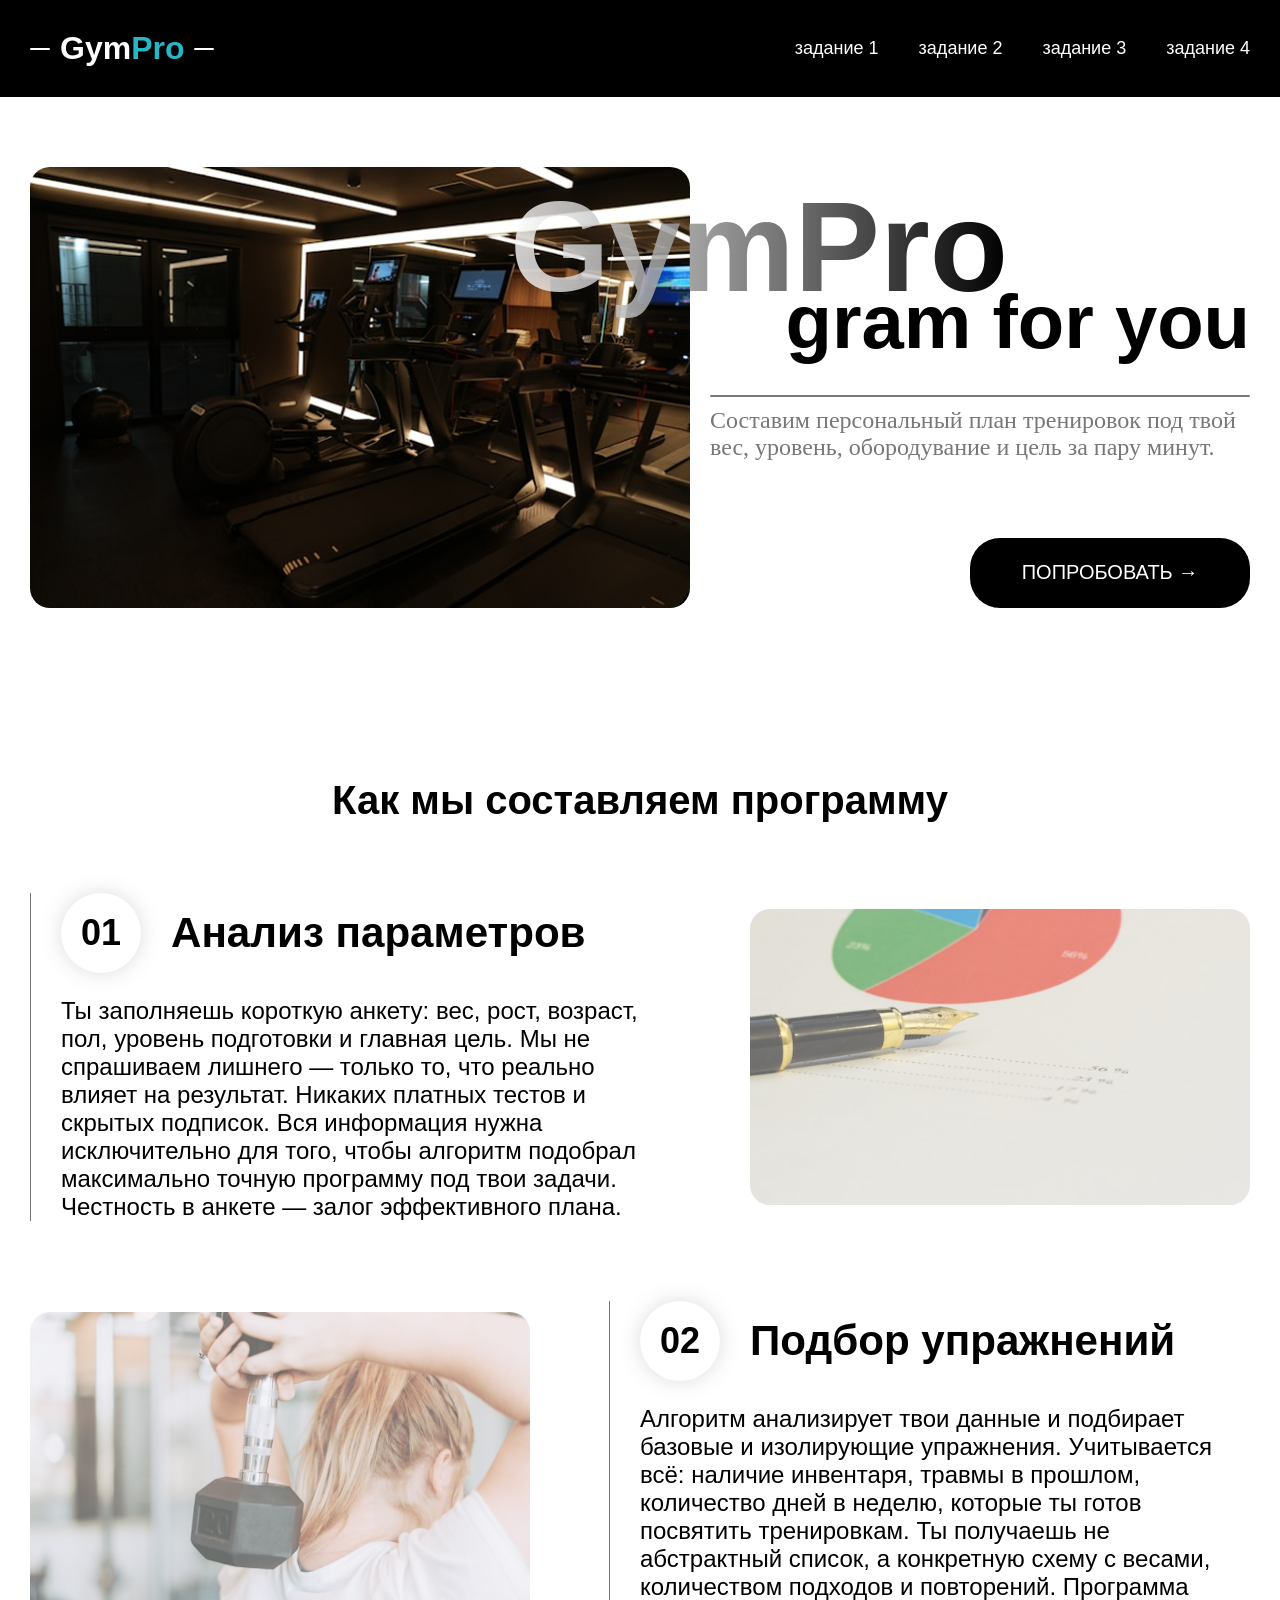
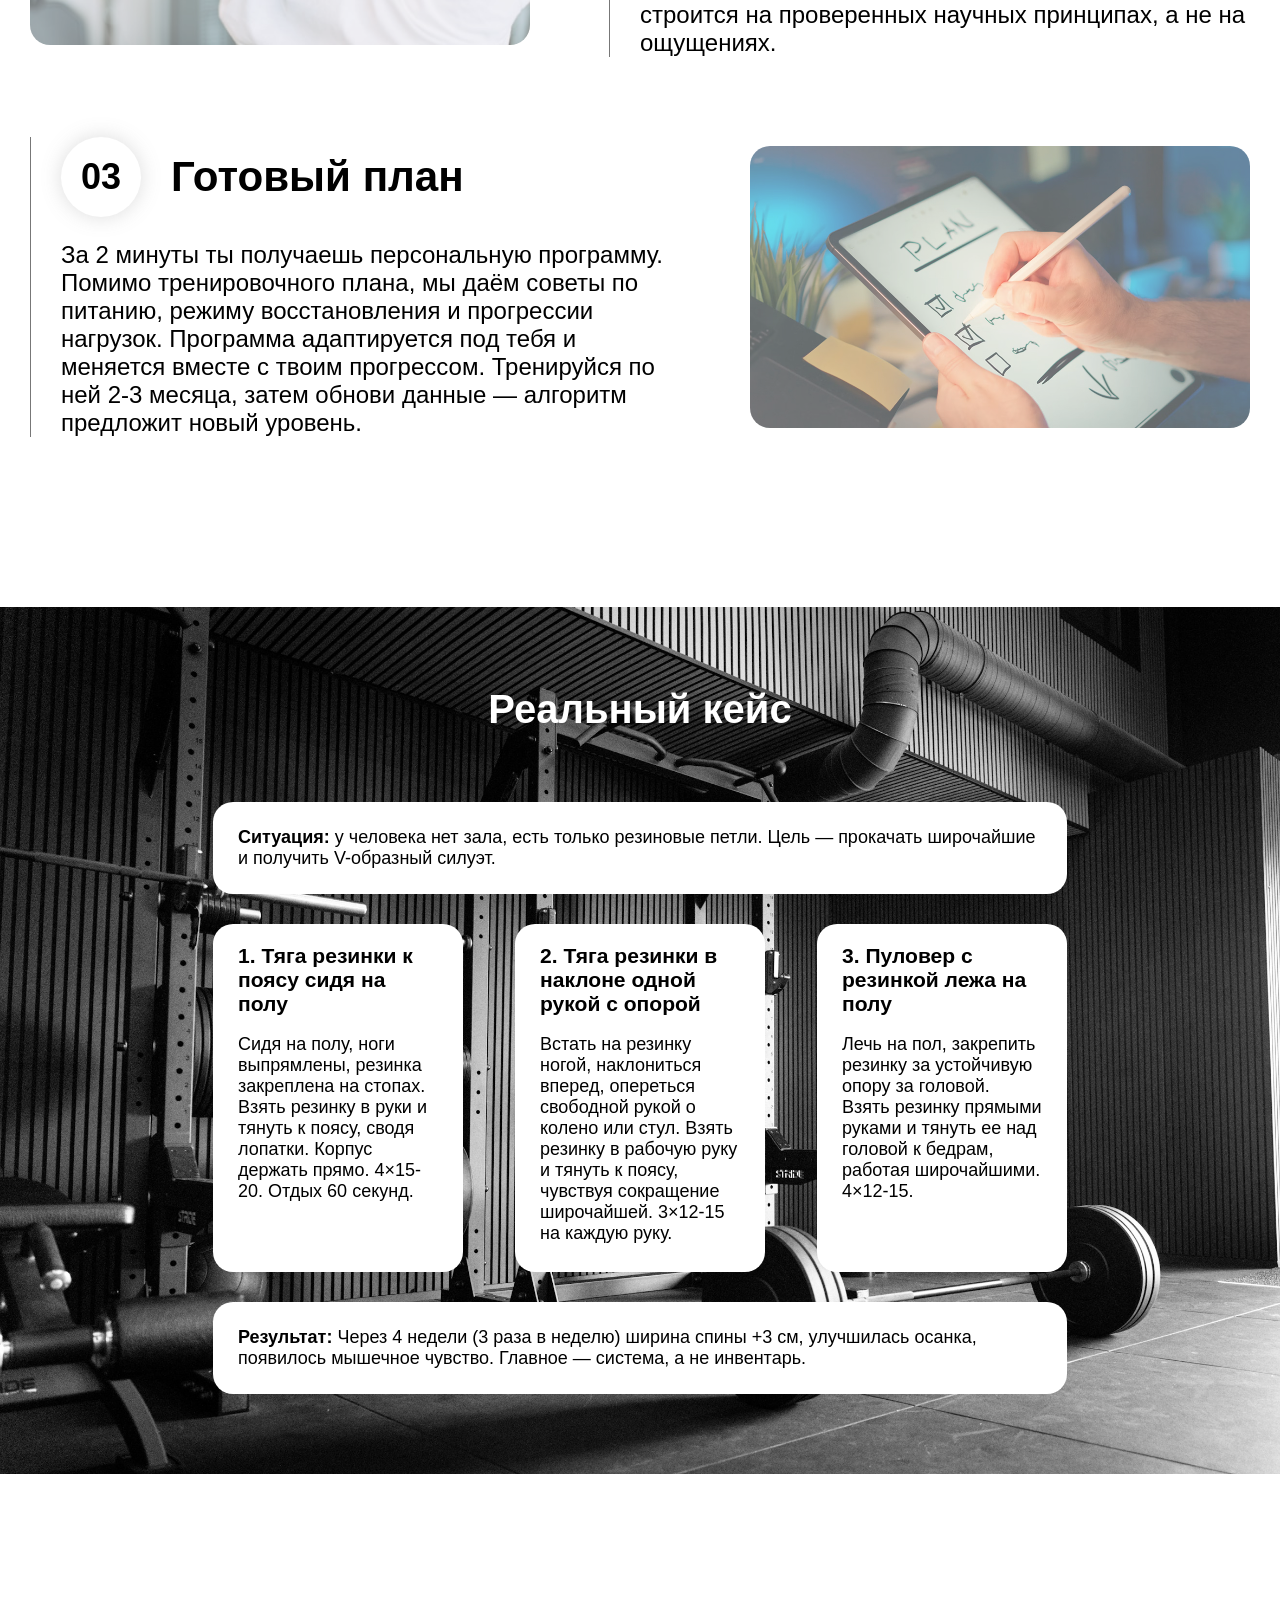
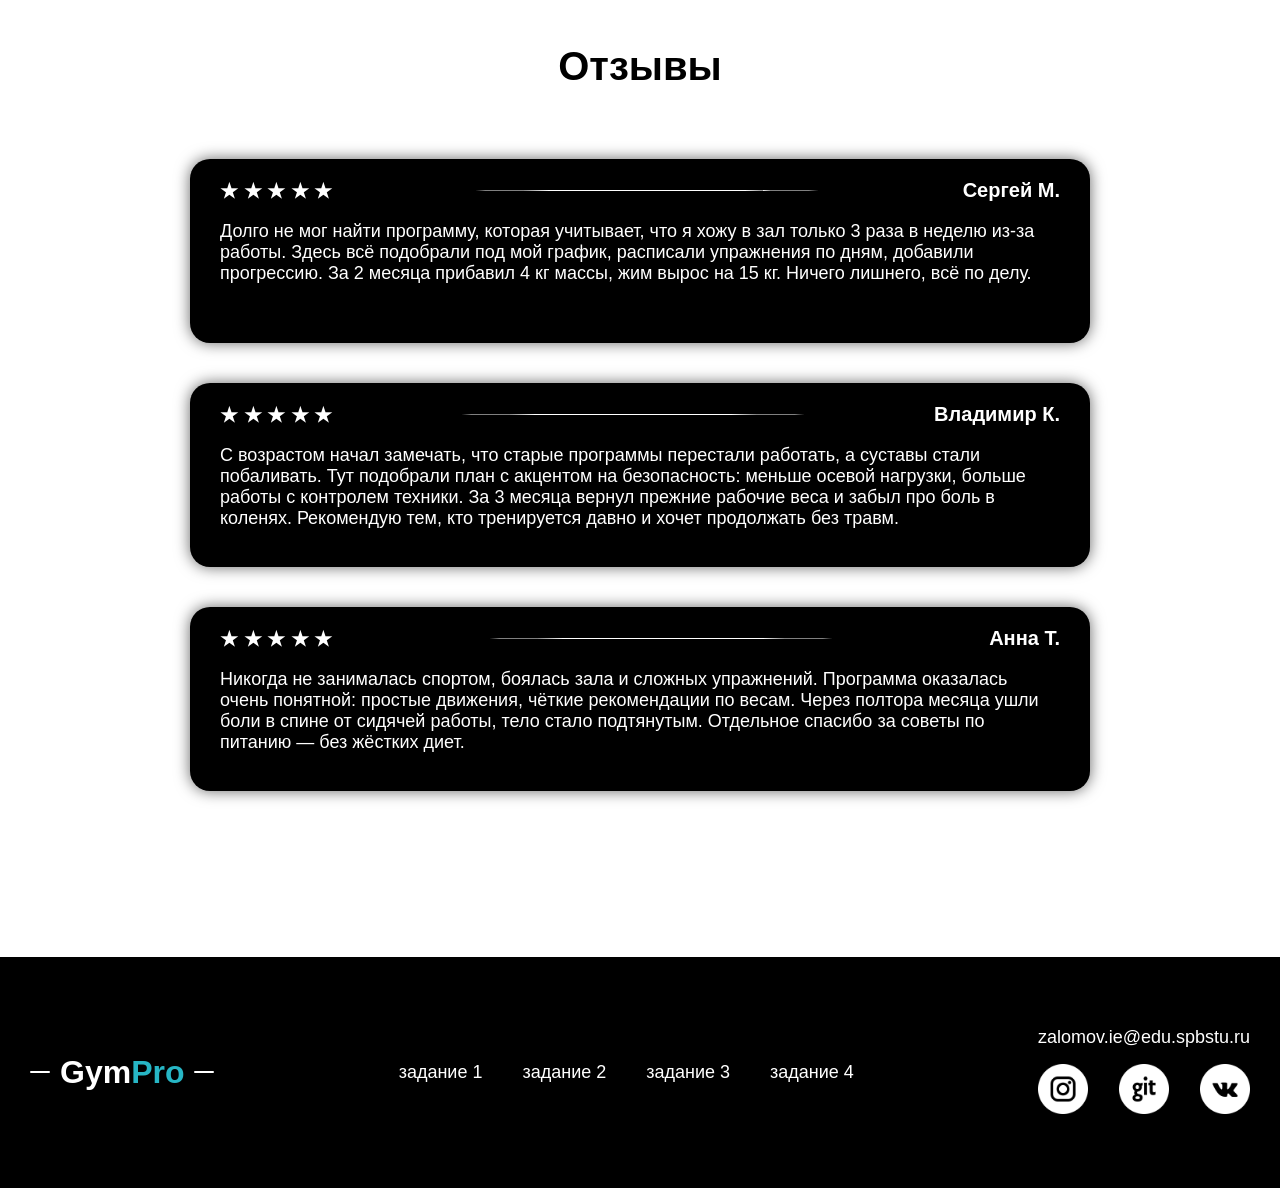
<file: index.html>
<!DOCTYPE html>
<html lang="ru">
<head>
    <meta charset="UTF-8">
    <meta name="viewport" content="width=device-width, initial-scale=1.0">
    <link rel="stylesheet" href="styles/style.css">
    <link rel="stylesheet" href="styles/template.css">
    <link rel="stylesheet" href="styles/media.css">
    <script src="scripts/burger.js" defer></script>
    <title>GymPro</title>
</head>
<body>
    <header class="header">
        <div class="header-content container">
            <a class="logo" href="">
                <span class="logo-text">Gym<span>Pro</span></span>
            </a>
            <button class="nav__burger" id="nav__burger__btn">
                <div class="nav__burger__line"></div>
                <div class="nav__burger__line"></div>
                <div class="nav__burger__line"></div>
            </button>
            <div id="nav__burger__background"></div>
            <nav class="nav" id="nav__burger">
                <div class="nav__title__menu">
                    <span>Menu</span>
                    <button id="nav__burger__close">&times;</button>
                </div>
                <a href="pages/task1/index.html" class="nav__link">задание 1 <span class="nav__link__arrow">&rarr;</span></a>
                <a href="pages/task2/index.html" class="nav__link">задание 2 <span class="nav__link__arrow">&rarr;</span></a>
                <a href="pages/task3/index.html" class="nav__link">задание 3 <span class="nav__link__arrow">&rarr;</span></a>
                <a href="pages/task4/index.html" class="nav__link">задание 4 <span class="nav__link__arrow">&rarr;</span></a>
            </nav>
        </div>
    </header>

    <main>

        <section class="hero-section">
            <div class="hero-section__wrapper container">
                <img src="images/top-gym-image.png" alt="image" class="hero-section__image-content">
                <div class="hero-section__text-content">
                    <div class="hero-section__logo">GymPro</div>
                    <div class="hero-section__slogan">gram for you</div>
                    <div class="hero-section__line"></div>
                    <div class="hero-section__desc">
                        Составим персональный план тренировок под твой вес, уровень, обородувание и цель за пару минут.
                    </div>
                    <button class="hero-section__btn">
                        попробовать &rarr;
                    </button>
                </div>
            </div>
        </section>

        <section class="algorithm container">
            <h2 class="section__title">Как мы составляем программу</h2>
            <ul class="algorithm__steps">
                <li>
                    <div class="algorithm__steps_content">
                        <div class="algorithm__steps__subtitle">
                            <div class="algorithm__steps__subtitle__number">01</div>
                            <h3>Анализ параметров</h3>
                        </div>
                        <p>
                            Ты заполняешь короткую анкету: вес, рост, возраст, пол, уровень подготовки и главная цель. Мы не спрашиваем лишнего — только то, что реально влияет на результат. Никаких платных тестов и скрытых подписок. Вся информация нужна исключительно для того, чтобы алгоритм подобрал максимально точную программу под твои задачи. Честность в анкете — залог эффективного плана.
                        </p>
                    </div>
                    <img src="images/diagram.jpg" alt="diagram">
                </li>
                <li>
                    <img src="images/select-exercises.jpg" alt="diagram">
                    <div class="algorithm__steps_content">
                        <div class="algorithm__steps__subtitle">
                            <div class="algorithm__steps__subtitle__number">02</div>
                            <h3>Подбор упражнений</h3>
                        </div>
                        <p>
                            Алгоритм анализирует твои данные и подбирает базовые и изолирующие упражнения. Учитывается всё: наличие инвентаря, травмы в прошлом, количество дней в неделю, которые ты готов посвятить тренировкам. Ты получаешь не абстрактный список, а конкретную схему с весами, количеством подходов и повторений. Программа строится на проверенных научных принципах, а не на ощущениях.
                        </p>
                    </div>
                </li>
                <li>
                    <div class="algorithm__steps_content">
                        <div class="algorithm__steps__subtitle">
                            <div class="algorithm__steps__subtitle__number">03</div>
                            <h3>Готовый план</h3>
                        </div>
                        <p>
                            За 2 минуты ты получаешь персональную программу. Помимо тренировочного плана, мы даём советы по питанию, режиму восстановления и прогрессии нагрузок. Программа адаптируется под тебя и меняется вместе с твоим прогрессом. Тренируйся по ней 2-3 месяца, затем обнови данные — алгоритм предложит новый уровень.
                        </p>
                    </div>
                    <img src="images/result.jpg" alt="diagram">
                </li>
            </ul>
        </section>

        <section class="case">
            <h2 class="section__title section__title--white">Реальный кейс</h2>
            <div class="container case__content">
                <div class="case__content__context">
                    <span>Ситуация:</span> у человека нет зала, есть только резиновые петли. Цель — прокачать широчайшие и получить V-образный силуэт.
                </div>
                <ul class="case__content__exercises">
                    <li>
                        <h3>
                            1. Тяга резинки к поясу сидя на полу
                        </h3>
                        <p>
                            Сидя на полу, ноги выпрямлены, резинка закреплена на стопах. Взять резинку в руки и тянуть к поясу, сводя лопатки. Корпус держать прямо. 4×15-20. Отдых 60 секунд.
                        </p>
                    </li>
                    <li>
                        <h3>
                            2. Тяга резинки в наклоне одной рукой с опорой
                        </h3>
                        <p>
                            Встать на резинку ногой, наклониться вперед, опереться свободной рукой о колено или стул. Взять резинку в рабочую руку и тянуть к поясу, чувствуя сокращение широчайшей. 3×12-15 на каждую руку.
                        </p>
                    </li>
                    <li>
                        <h3>
                            3. Пуловер с резинкой лежа на полу
                        </h3>
                        <p>
                            Лечь на пол, закрепить резинку за устойчивую опору за головой. Взять резинку прямыми руками и тянуть ее над головой к бедрам, работая широчайшими. 4×12-15.
                        </p>
                    </li>
                </ul>
                <div class="case__content__context">
                    <span>Результат:</span> Через 4 недели (3 раза в неделю) ширина спины +3 см, улучшилась осанка, появилось мышечное чувство. Главное — система, а не инвентарь.
                </div>
            </div>
        </section>

        <section class="reviews container">
            <h2 class="section__title">Отзывы</h2>
            <ul>
                <li>
                    <div class="reviews__title">
                        <span>★ ★ ★ ★ ★</span>
                        <div class="reviews__title__line"></div>
                        <h3>Сергей М.</h3>
                    </div>
                    <p>
                        Долго не мог найти программу, которая учитывает, что я хожу в зал только 3 раза в неделю из-за работы. Здесь всё подобрали под мой график, расписали упражнения по дням, добавили прогрессию. За 2 месяца прибавил 4 кг массы, жим вырос на 15 кг. Ничего лишнего, всё по делу.
                    </p>
                </li>
                <li>
                    <div class="reviews__title">
                        <span>★ ★ ★ ★ ★</span>
                        <div class="reviews__title__line"></div>
                        <h3>Владимир К.</h3>
                    </div>
                    <p>
                        С возрастом начал замечать, что старые программы перестали работать, а суставы стали побаливать. Тут подобрали план с акцентом на безопасность: меньше осевой нагрузки, больше работы с контролем техники. За 3 месяца вернул прежние рабочие веса и забыл про боль в коленях. Рекомендую тем, кто тренируется давно и хочет продолжать без травм.
                    </p>
                </li>
                <li>
                    <div class="reviews__title">
                        <span>★ ★ ★ ★ ★</span>
                        <div class="reviews__title__line"></div>
                        <h3>Анна Т.</h3>
                    </div>
                    <p>
                        Никогда не занималась спортом, боялась зала и сложных упражнений. Программа оказалась очень понятной: простые движения, чёткие рекомендации по весам. Через полтора месяца ушли боли в спине от сидячей работы, тело стало подтянутым. Отдельное спасибо за советы по питанию — без жёстких диет.
                    </p>
                </li>
            </ul>
        </section>

    </main>

    <footer class="footer">
        <div class="footer__content container">
            <div class="logo">
                <span class="logo-text">Gym<span>Pro</span></span>
            </div>
            <nav class="nav">
                <a href="pages/task1/index.html" class="nav__link">задание 1</a>
                <a href="pages/task2/index.html" class="nav__link">задание 2</a>
                <a href="#" class="nav__link">задание 3</a>
                <a href="#" class="nav__link">задание 4</a>
            </nav>
            <div class="footer__contacts">
                <div class="footer__contacts__mail">zalomov.ie@edu.spbstu.ru</div>
                <ul class="footer__contacts__socials">
                    <li><img src="images/inst.png" alt="inst"></li>
                    <li><img src="images/git.png" alt="git"></li>
                    <li><img src="images//vk.png" alt="vk"></li>
                </ul>
            </div>
        </div>
    </footer>
</div>
</body>
</html>
</file>
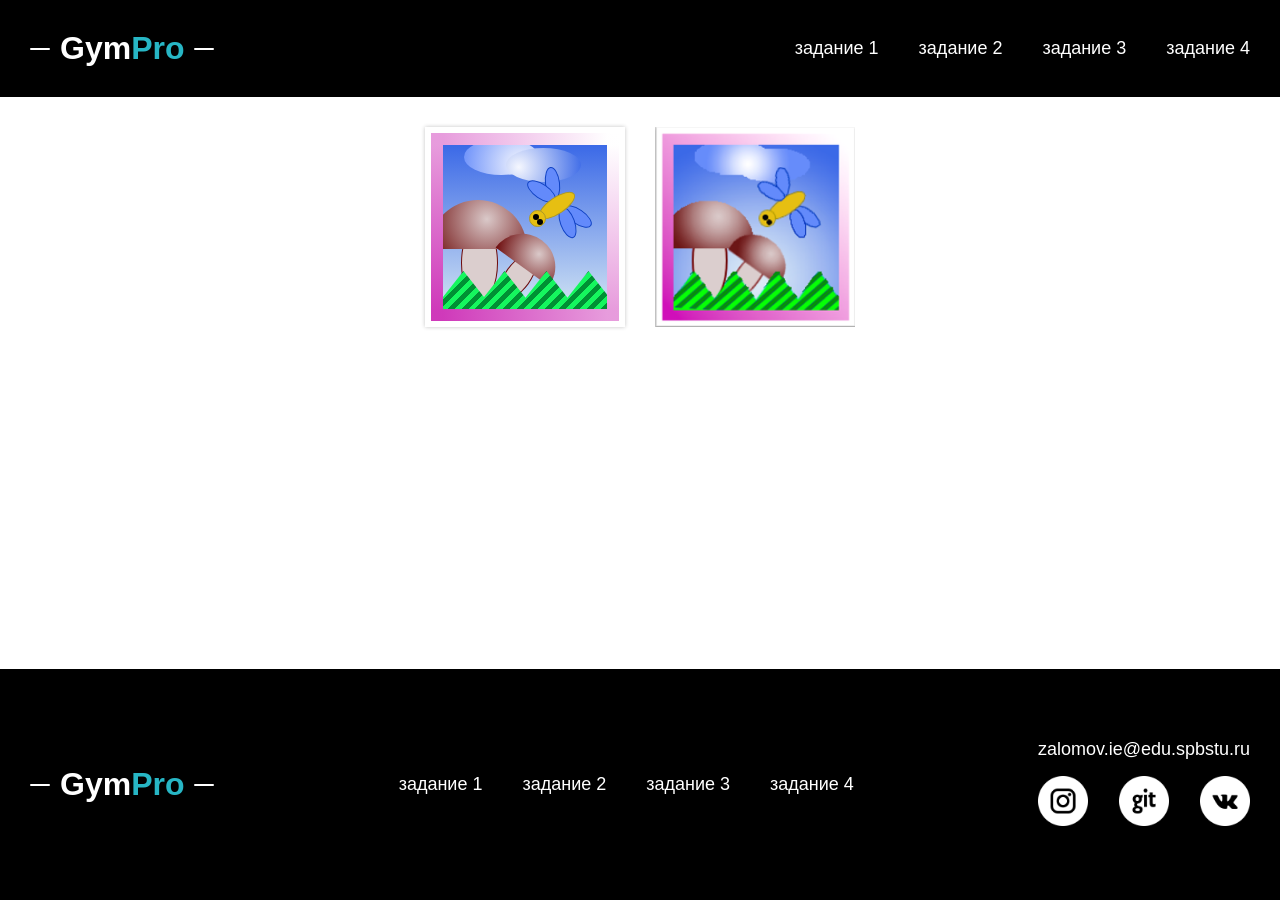
<file: pages/task1/index.html>
<!DOCTYPE html>
<html lang="en">
<head>
    <meta charset="UTF-8">
    <meta name="viewport" content="width=device-width, initial-scale=1.0">
    <link rel="stylesheet" href="style.css">
    <link rel="stylesheet" href="../../styles/template.css">
    <link rel="stylesheet" href="../../styles/template.css">
    <link rel="stylesheet" href="../../styles/media.css">
    <script src="../../scripts/burger.js" defer></script>
    <title>Pic</title>
</head>
<body>
    <header class="header">
        <div class="header-content container">
            <a class="logo" href="../../index.html">
                <span class="logo-text">Gym<span>Pro</span></span>
            </a>
            <button class="nav__burger" id="nav__burger__btn">
                <div class="nav__burger__line"></div>
                <div class="nav__burger__line"></div>
                <div class="nav__burger__line"></div>
            </button>
            <div id="nav__burger__background"></div>
            <nav class="nav" id="nav__burger">
                <div class="nav__title__menu">
                    <span>Menu</span>
                    <button id="nav__burger__close">&times;</button>
                </div>
                <a href="" class="nav__link">задание 1 <span class="nav__link__arrow">&rarr;</span></a>
                <a href="../task2/index.html" class="nav__link">задание 2 <span class="nav__link__arrow">&rarr;</span></a>
                <a href="../task3/index.html" class="nav__link">задание 3 <span class="nav__link__arrow">&rarr;</span></a>
                <a href="../task4/index.html" class="nav__link">задание 4 <span class="nav__link__arrow">&rarr;</span></a>
            </nav>
        </div>
    </header>

    <main>

        <section class="picture__section container">
            <div class="picture">
                <div class="picture__border">
                    <div class="picture__cloud__top"></div>
                    <div class="picture__cloud__bottom"></div>
                    
                    <div class="picture__dragonfly">
                        <div class="picture__dragonfly__body"></div>
                        <div class="picture__dragonfly__header">
                            <div class="picture__dragonfly__header__eye picture__dragonfly__header__eye--left"></div>
                            <div class="picture__dragonfly__header__eye picture__dragonfly__header__eye--right"></div>
                        </div>
                        <div class="picture__dragonfly__stole picture__dragonfly__stole--top--left"></div>
                        <div class="picture__dragonfly__stole picture__dragonfly__stole--bottom--left"></div>
                        <div class="picture__dragonfly__stole picture__dragonfly__stole--top--right"></div>
                        <div class="picture__dragonfly__stole picture__dragonfly__stole--bottom--right"></div>
                    </div>

                    <div class="picture__mushroom picture__mushroom--big">
                        <div class="picture__mushroom__cap picture__mushroom__cap--big"></div>
                        <div class="picture__mushroom__stulk picture__mushroom__stulk--big"></div>
                    </div>

                    <div class="picture__mushroom picture__mushroom--small">
                        <div class="picture__mushroom__cap picture__mushroom__cap--small"></div>
                        <div class="picture__mushroom__stulk picture__mushroom__stulk--small"></div>
                    </div>

                    <ul class="picture__bottom__triangles">
                        <li class="picture__bottom__triangles__triangle"></li>
                        <li class="picture__bottom__triangles__triangle"></li>
                        <li class="picture__bottom__triangles__triangle"></li>
                        <li class="picture__bottom__triangles__triangle"></li>
                    </ul>
                </div>
            </div>

            <div class="example"></div>
        </section>

    </main>

    <footer class="footer">
        <div class="footer__content container">
            <div class="logo">
                <span class="logo-text">Gym<span>Pro</span></span>
            </div>
            <nav class="nav">
                <a href="" class="nav__link">задание 1</a>
                <a href="../task2/index.html" class="nav__link">задание 2</a>
                <a href="#" class="nav__link">задание 3</a>
                <a href="#" class="nav__link">задание 4</a>
            </nav>
            <div class="footer__contacts">
                <div class="footer__contacts__mail">zalomov.ie@edu.spbstu.ru</div>
                <ul class="footer__contacts__socials">
                    <li><img src="../../images/inst.png" alt="inst"></li>
                    <li><img src="../../images/git.png" alt="git"></li>
                    <li><img src="../../images//vk.png" alt="vk"></li>
                </ul>
            </div>
        </div>
    </footer>

</body>
</html>
</file>
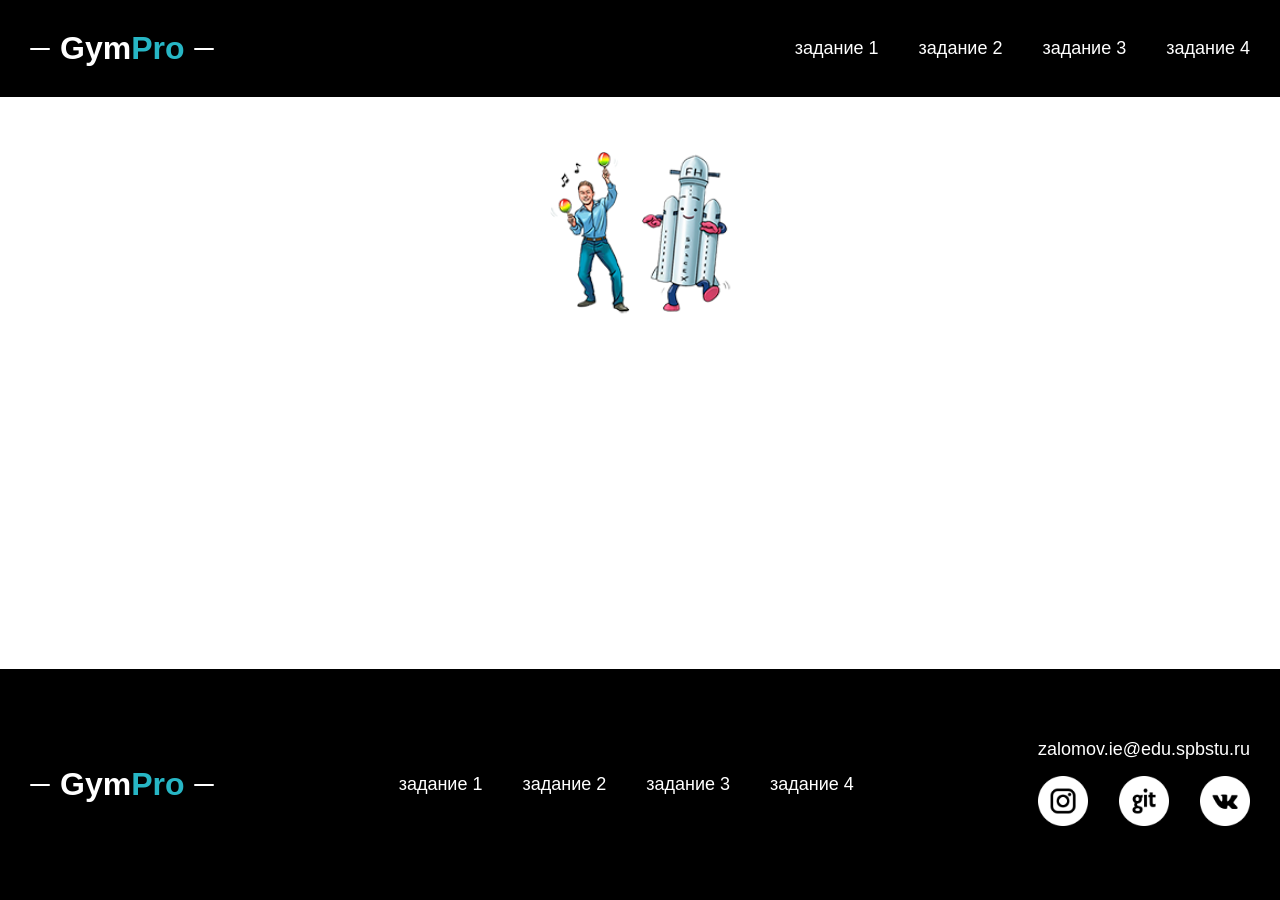
<file: pages/task2/index.html>
<!DOCTYPE html>
<html lang="en">
<head>
    <meta charset="UTF-8">
    <meta name="viewport" content="width=device-width, initial-scale=1.0">
    <link rel="stylesheet" href="style.css">
    <link rel="stylesheet" href="../../styles/template.css">
    <link rel="stylesheet" href="../../styles/template.css">
    <link rel="stylesheet" href="../../styles/media.css">
    <script src="../../scripts/burger.js" defer></script>
    <title>Pic</title>
</head>
<body>
    <header class="header">
        <div class="header-content container">
            <a class="logo" href="../../index.html">
                <span class="logo-text">Gym<span>Pro</span></span>
            </a>
            <button class="nav__burger" id="nav__burger__btn">
                <div class="nav__burger__line"></div>
                <div class="nav__burger__line"></div>
                <div class="nav__burger__line"></div>
            </button>
            <div id="nav__burger__background"></div>
            <nav class="nav" id="nav__burger">
                <div class="nav__title__menu">
                    <span>Menu</span>
                    <button id="nav__burger__close">&times;</button>
                </div>
                <a href="../task1/index.html" class="nav__link">задание 1 <span class="nav__link__arrow">&rarr;</span></a>
                <a href="" class="nav__link">задание 2 <span class="nav__link__arrow">&rarr;</span></a>
                <a href="../task3/index.html" class="nav__link">задание 3 <span class="nav__link__arrow">&rarr;</span></a>
                <a href="../task4/index.html" class="nav__link">задание 4 <span class="nav__link__arrow">&rarr;</span></a>
            </nav>
        </div>
    </header>

    <main>

        <section class="animation__picture__section container">
            <div class="animation__picture">
                <div class="animation__picture__static">
                    <div class="animation__picture__static__ilon"></div>
                    <div class="animation__picture__static__rocket"></div>
                </div>
                
                <div class="animation__picture__flying__rocket"></div>
                <p class="animation__picture__text animation__picture__text--hover">Как тебе такое?</p>
                <p class="animation__picture__text animation__picture__text--active">Меня не удивишь</p>

                <div class="animation__picture__finger"></div>
            </div>
        </section>

    </main>

    <footer class="footer">
        <div class="footer__content container">
            <div class="logo">
                <span class="logo-text">Gym<span>Pro</span></span>
            </div>
            <nav class="nav">
                <a href="../task1/index.html" class="nav__link">задание 1</a>
                <a href="" class="nav__link">задание 2</a>
                <a href="#" class="nav__link">задание 3</a>
                <a href="#" class="nav__link">задание 4</a>
            </nav>
            <div class="footer__contacts">
                <div class="footer__contacts__mail">zalomov.ie@edu.spbstu.ru</div>
                <ul class="footer__contacts__socials">
                    <li><img src="../../images/inst.png" alt="inst"></li>
                    <li><img src="../../images/git.png" alt="git"></li>
                    <li><img src="../../images//vk.png" alt="vk"></li>
                </ul>
            </div>
        </div>
    </footer>

</body>
</html>
</file>
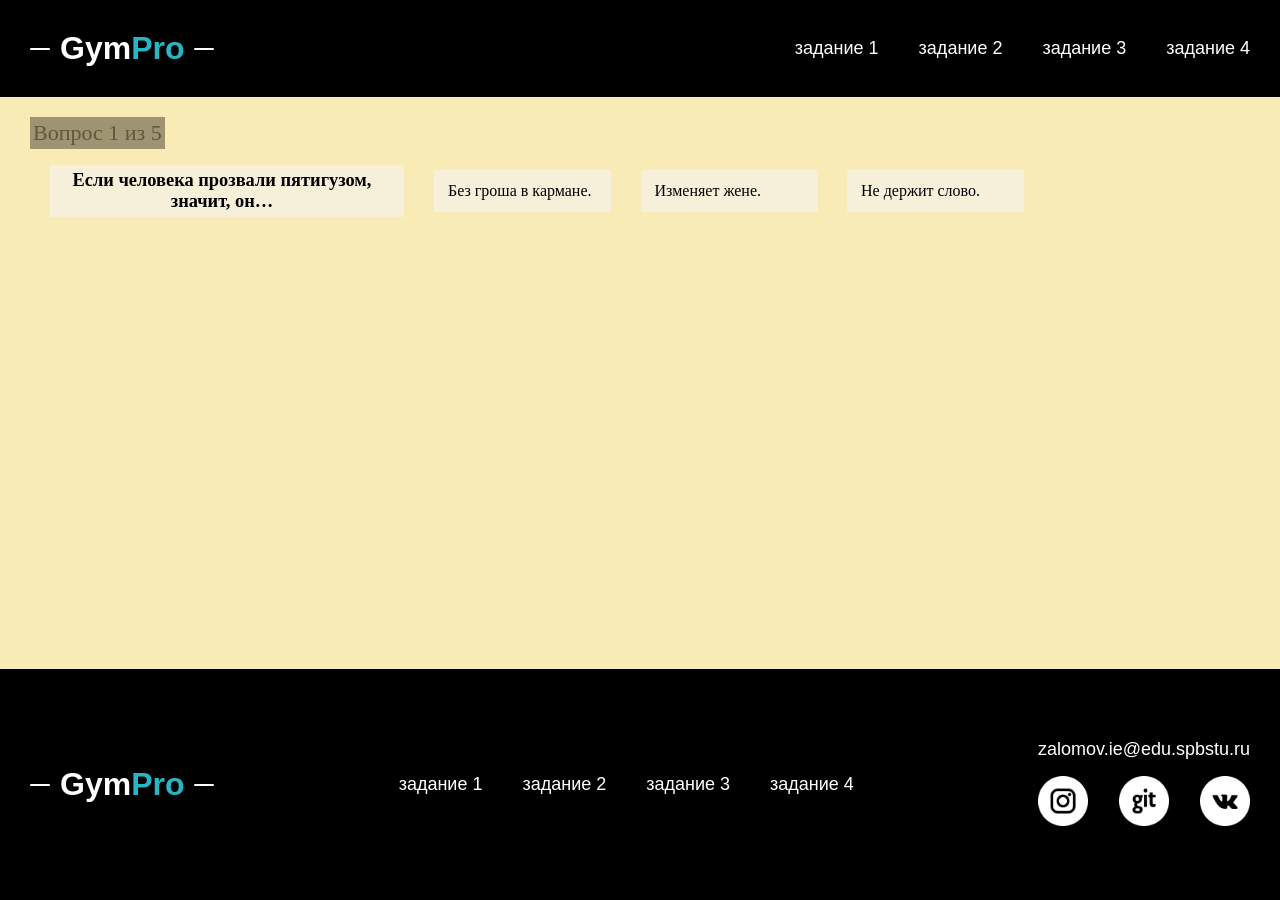
<file: pages/task3/index.html>
<!DOCTYPE html>
<html lang="en">
<head>
    <meta charset="UTF-8">
    <meta name="viewport" content="width=device-width, initial-scale=1.0">
    <link rel="stylesheet" href="style.css">
    <link rel="stylesheet" href="../../styles/template.css">
    <link rel="stylesheet" href="../../styles/template.css">
    <link rel="stylesheet" href="../../styles/media.css">
    <link rel="stylesheet" href="./media.css">
    <script src="../../scripts/burger.js" defer></script>
    <script src="script.js" defer></script>
    <title>Task3</title>
</head>
<body>
    <header class="header">
        <div class="header-content container">
            <a class="logo" href="../../index.html">
                <span class="logo-text">Gym<span>Pro</span></span>
            </a>
            <button class="nav__burger" id="nav__burger__btn">
                <div class="nav__burger__line"></div>
                <div class="nav__burger__line"></div>
                <div class="nav__burger__line"></div>
            </button>
            <div id="nav__burger__background"></div>
            <nav class="nav" id="nav__burger">
                <div class="nav__title__menu">
                    <span>Menu</span>
                    <button id="nav__burger__close">&times;</button>
                </div>
                <a href="../task1/index.html" class="nav__link">задание 1 <span class="nav__link__arrow">&rarr;</span></a>
                <a href="../task2/index.html" class="nav__link">задание 2 <span class="nav__link__arrow">&rarr;</span></a>
                <a href="" class="nav__link">задание 3 <span class="nav__link__arrow">&rarr;</span></a>
                <a href="../task4/index.html" class="nav__link">задание 4 <span class="nav__link__arrow">&rarr;</span></a>
            </nav>
        </div>
    </header>

    <main>
        <section class="poll-block container">

            <div class="poll-block--name">Вопрос</div>

            <ul class="poll-block--questions-list"></ul>

        </section>
    </main>

    <footer class="footer">
        <div class="footer__content container">
            <div class="logo">
                <span class="logo-text">Gym<span>Pro</span></span>
            </div>
            <nav class="nav">
                <a href="../task1/index.html" class="nav__link">задание 1</a>
                <a href="" class="nav__link">задание 2</a>
                <a href="#" class="nav__link">задание 3</a>
                <a href="#" class="nav__link">задание 4</a>
            </nav>
            <div class="footer__contacts">
                <div class="footer__contacts__mail">zalomov.ie@edu.spbstu.ru</div>
                <ul class="footer__contacts__socials">
                    <li><img src="../../images/inst.png" alt="inst"></li>
                    <li><img src="../../images/git.png" alt="git"></li>
                    <li><img src="../../images//vk.png" alt="vk"></li>
                </ul>
            </div>
        </div>
    </footer>

</body>
</html>
</file>
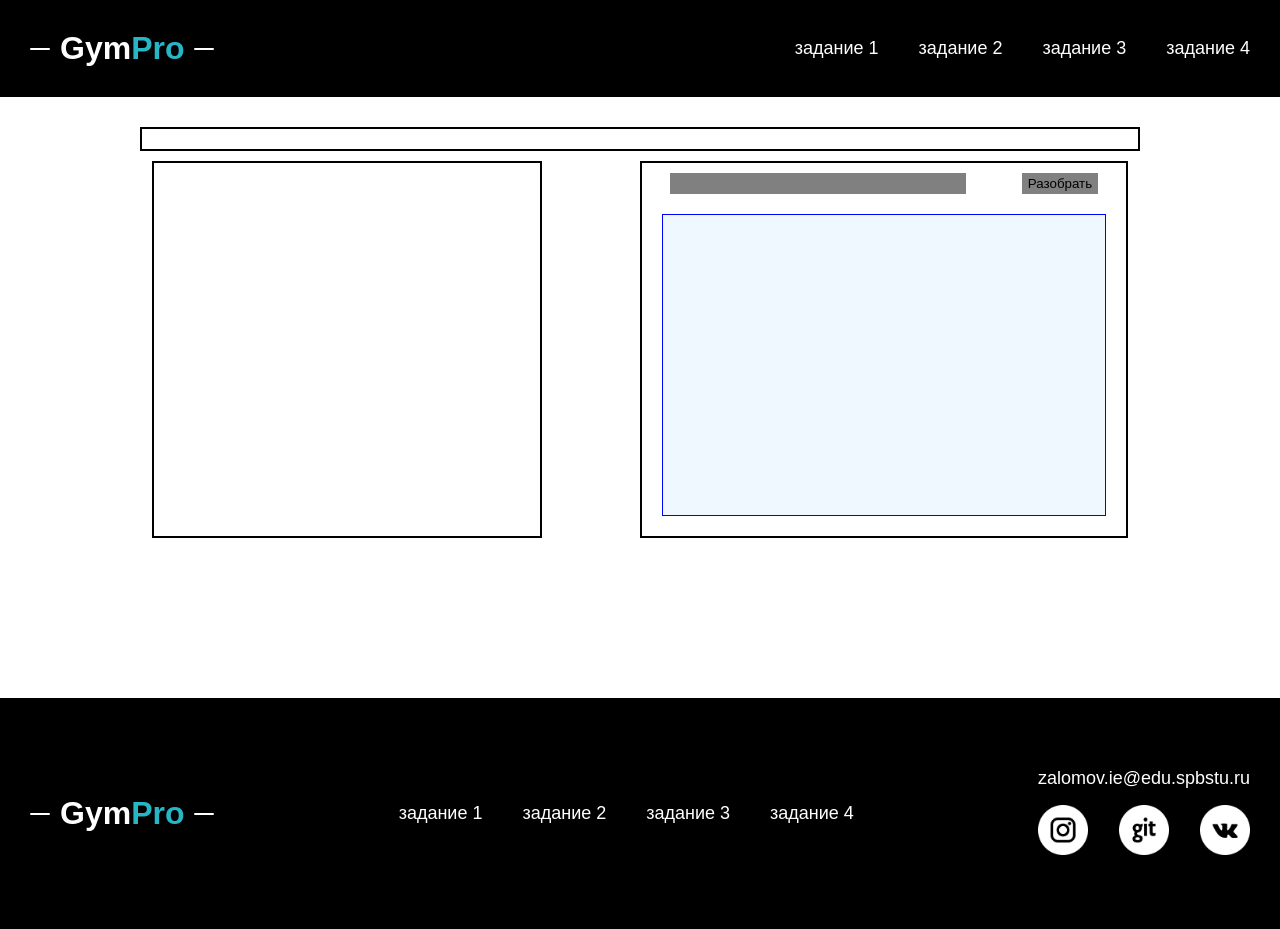
<file: pages/task4/index.html>
<!DOCTYPE html>
<html lang="en">
<head>
    <meta charset="UTF-8">
    <meta name="viewport" content="width=device-width, initial-scale=1.0">
    <link rel="stylesheet" href="style.css">
    <link rel="stylesheet" href="../../styles/template.css">
    <link rel="stylesheet" href="../../styles/template.css">
    <link rel="stylesheet" href="../../styles/media.css">
    <link rel="stylesheet" href="./media.css">
    <script src="../../scripts/burger.js" defer></script>
    <script src="script.js" defer></script>
    <title>Task3</title>
</head>
<body>
    <header class="header">
        <div class="header-content container">
            <a class="logo" href="../../index.html">
                <span class="logo-text">Gym<span>Pro</span></span>
            </a>
            <button class="nav__burger" id="nav__burger__btn">
                <div class="nav__burger__line"></div>
                <div class="nav__burger__line"></div>
                <div class="nav__burger__line"></div>
            </button>
            <div id="nav__burger__background"></div>
            <nav class="nav" id="nav__burger">
                <div class="nav__title__menu">
                    <span>Menu</span>
                    <button id="nav__burger__close">&times;</button>
                </div>
                <a href="../task1/index.html" class="nav__link">задание 1 <span class="nav__link__arrow">&rarr;</span></a>
                <a href="../task2/index.html" class="nav__link">задание 2 <span class="nav__link__arrow">&rarr;</span></a>
                <a href="" class="nav__link">задание 3 <span class="nav__link__arrow">&rarr;</span></a>
                <a href="#" class="nav__link">задание 4 <span class="nav__link__arrow">&rarr;</span></a>
            </nav>
        </div>
    </header>

    <main>
        <section class="container ">

            <div class="top-section" id="top-section"></div>

            <div class="down-section"> 
                <div class="down-section__left-down-section">

                    <ul class="associative-list" id="associative-list">
                    </ul>

                </div>

                <div class="down-section__right-down-section">

                    <div class="down-section__right-down-section__data-form">
                        <input type="text" id="data-input">
                        <button type="button" id="puzzle-out">Разобрать</button>
                    </div>

                    <div class="interactive-container" id="workspace"></div>

                    </div>

                </div>
            </div>

        </section>
    </main>

    <footer class="footer">
        <div class="footer__content container">
            <div class="logo">
                <span class="logo-text">Gym<span>Pro</span></span>
            </div>
            <nav class="nav">
                <a href="../task1/index.html" class="nav__link">задание 1</a>
                <a href="" class="nav__link">задание 2</a>
                <a href="#" class="nav__link">задание 3</a>
                <a href="#" class="nav__link">задание 4</a>
            </nav>
            <div class="footer__contacts">
                <div class="footer__contacts__mail">zalomov.ie@edu.spbstu.ru</div>
                <ul class="footer__contacts__socials">
                    <li><img src="../../images/inst.png" alt="inst"></li>
                    <li><img src="../../images/git.png" alt="git"></li>
                    <li><img src="../../images//vk.png" alt="vk"></li>
                </ul>
            </div>
        </div>
    </footer>

</body>
</html>
</file>
<file: styles/style.css>
.hero-section__wrapper 
{
    display: flex;
    align-items: stretch;
    justify-content: space-between;

    margin-top: 70px;

    gap: 20px;
}

.hero-section__image-content
{
    width: 660px;
    height: auto;

    border-radius: 20px;
}

.hero-section__text-content 
{
    display: flex;
    flex-direction: column;

    width: 50%;
}

.hero-section__logo 
{
    width: fit-content;
    margin-top: 10px;

    position: relative;
    top: 0px;
    left: -200px;

    font-family: sans-serif;
    font-size: 128px;
    line-height: 1.1;
    background: linear-gradient(to right, rgba(255, 255, 255, 0.8), #000);
    font-weight: bolder;

    -webkit-background-clip: text;
    -webkit-text-fill-color: transparent;
    background-clip: text;
}

.hero-section__slogan 
{
    width: 100%;
    text-align: right;

    font-family: sans-serif;
    font-size: 76px;
    line-height: 0.1;
    color: #000;
    font-weight: bolder;
}

.hero-section__line 
{
    width: 100%;
    height: 2px;

    background: #777;
    border-radius: 20px;

    margin-top: 70px;
    margin-bottom: 10px;
}

.hero-section__desc 
{
    font-size: 24px;
    color: #777;
}

.hero-section__btn 
{
    margin-top: auto; 
    margin-left: auto;

    border: none;

    width: 280px;
    height: 70px;

    display: flex;
    align-items: center;
    justify-content: center;

    border-radius: 30px;

    background: #000;
    text-transform: uppercase;
    color: #fff;
    font-size: 20px;

    display: inline-flex;
}

section + section 
{
     margin-top: 170px;
}

.section__title
{
    margin-bottom: 70px;

    font-family: sans-serif;
    font-size: 40px;
    font-weight: bolder;
    text-align: center;
    color: #000;
}

.section__title--white 
{
    color: #fff;
}

.algorithm__steps li
{
    display: flex;
    align-items: stretch;
    justify-content: space-between;
}

.algorithm__steps li + li 
{
    margin-top: 80px;
}

.algorithm__steps li img 
{
    margin: auto 0;

    width: 500px;
    height: auto;

    opacity: 0.6;
    border-radius: 20px;
}

.algorithm__steps_content 
{
    width: 50%;

    border-left: 1px solid #777;
    padding-left: 30px;
}

.algorithm__steps_content p 
{
    font-family: sans-serif;
    font-size: 24px;

    margin-block-end: 0em;
}

.algorithm__steps__subtitle 
{
    display: inline-flex;
    align-items: center;
    justify-content: left;
    gap: 30px;

    font-family: sans-serif;
    font-size: 36px;
    font-weight: bolder;
}

.algorithm__steps__subtitle__number 
{
    width: 80px;
    height: 80px;

    border-radius: 100%;
    background: #fff;
    box-shadow: 0 0 20px 0 rgba(119, 119, 119, 0.25);

    display: flex;
    align-items: center;
    justify-content: center;
}

.case 
{
    padding: 80px 0px;
    box-sizing: border-box;

    background: url("../images/back-gym.jpg");
    background-position: center;
    background-size: cover;
    background-repeat: no-repeat;
}


.case__content 
{
    display: flex;
    flex-direction: column;
    gap: 30px;

    font-family: sans-serif;
    font-size: 18px;
    color: #000;
}

.case__content > *
{
    max-width: 70%;
}

.case__content__context 
{
    padding: 25px;
    box-sizing: border-box;
    background: #fff;

    border-radius: 20px;

    margin: 0 auto;
}

.case__content__context span
{
    font-weight: bolder;
}

.case__content__exercises 
{
    width: 100%;

    display: grid;
    grid-auto-flow: column; 
    justify-content: space-between;

    margin: auto;
}

.case__content__exercises li
{
    display: grid;
    grid-template-rows: subgrid; 
    grid-row: span 2;

    padding-top: 20px;
    padding-bottom: 10px;
    padding-left: 25px;
    padding-right: 25px;

    width: 200px;

    background: #fff;
    border-radius: 20px;
}

.reviews ul 
{
    display: grid;
    grid-template-columns: 900px;
    grid-auto-rows: 1fr;
    justify-content: center;

    gap: 40px;
}

.reviews ul li
{
    padding: 20px 30px;
    box-sizing: border-box;

    color: #fff;
    font-family: sans-serif;
    font-size: 18px;

    background: #000;

    border-radius: 20px;

    box-shadow: 0 0 15px 0 rgba(0, 0, 0, 0.6);
}

.reviews__title 
{
    display: flex;
    justify-content: space-between;
    align-items: center;
}

.reviews__title__line 
{
    width: 350px;
    height: 1px;
    border-radius: 100%;

    background: #fff;
}

.reviews__title span, .reviews__title h3 
{   
    font-size: 20px; 
    font-weight: bolder;  
}
</file>
<file: styles/template.css>
body, html
{
    margin: 0px;

    min-height: 100vh;
}

body 
{
    display: flex;
    flex-direction: column;
}

main 
{
    flex: 1;
}

h1, h2, h3 
{
    margin: 0px;
}

ul 
{
    list-style-type: none;
    padding-inline-start: 0px;
}

.header 
{
    padding: 30px 0px;

    background: #000;

    position: sticky;
    top: 0px;
    left: 0px;
    right: 0px;
    z-index: 100;
}

.container 
{
    margin-left: auto;
    margin-right: auto;

    height: 100%;
    max-width: 1440px;

    padding: 0px 30px;
    box-sizing: border-box;
}

.header-content
{
    display: flex;
    align-items: center;
    justify-content: space-between;
}

.logo
{
    display: inline-flex;
    align-items: center;
    gap: 10px;

    text-decoration: none;
}

.logo-text 
{
    font-family: sans-serif;
    font-size: 32px;
    color: #fff;
    font-weight: bolder;
}

.logo-text span
{
    color: #27B6C5;
}

.logo::after, .logo::before 
{
    content: '';

    display: block;
    width: 20px;
    height: 2px;

    border-radius: 3px;

    background: #fff;
}

.nav__burger 
{
    background: transparent;
    border: 0;
    margin: 0;
    padding: 0;

    display: none;
}

.nav__burger__line 
{
    height: 4px;
    width: 100%;

    background: #fff;
    border-radius: 20px;
}

.nav__link__arrow
{
    font-size: 24px;

    display: none;
}

.nav__title__menu 
{
    width: 100%;
    justify-content: space-between;
    align-items: center;

    padding: 10px 15px;
    box-sizing: border-box;

    font-family: sans-serif;
    font-weight: bolder;
    font-size: 20px;

    display: none;
}

.nav__title__menu button 
{
    border: 0;
    margin: 0;
    padding: 0;
    background: transparent;

    justify-content: center;
    align-items: center;

    font-size: 33px;
}

#nav__burger__background 
{
    display: none;

    opacity: 0;
    visibility: hidden;

    transition: all 0.4s ease;

    position: fixed;
    right: 0;
    top: 0;
    bottom: 0;
    left: 0;
    z-index: 9;

    background: rgba(0, 0, 0, 0.5);
}

#nav__burger__background.open {
    opacity: 1;
    visibility: visible;
}

.nav 
{
    display: inline-flex;
    gap: 40px;
    align-items: center;
}

.nav__link 
{
    display: flex;
    gap: 60px;

    font-size: 18px;
    color: #fff;
    font-family: sans-serif;
    text-decoration: none;
}

.nav__link:hover
{
    color: #27B6C5;
    text-decoration: underline;
    transition: all .2s;
}

.footer 
{
    margin-top: 150px;
    
    padding: 70px 0px;
    box-sizing: border-box;

    background: #000;
}

.footer__content 
{
    display: flex;
    justify-content: space-between;
    align-items: stretch;
}

.footer__contacts 
{
    display: flex;
    flex-direction: column;
}
.footer__contacts__mail 
{
    font-size: 18px;
    color: #fff;
    font-family: sans-serif;
    text-align: center;
}

.footer__contacts__socials 
{
    display: flex;
    justify-content: space-between;

    margin-block-start: 1em;
    margin-block-end: 0em;
}

.footer__contacts__socials li img
{   
    width: 50px;
    height: 50px;

    filter: invert(1);
}
</file>
<file: styles/media.css>
@media (max-width: 1230px) 
{
    .logo-text 
    {
        font-size: 30px;
    }

    .nav 
    {
        gap: 30px;
    }

    .hero-section__image-content
    {
        width: 560px;
    }

    .hero-section__logo 
    {
        font-size: 96px;
    }

    .hero-section__slogan 
    {
        font-size: 50px;
    }

    .hero-section__line
    {
        margin-top: 50px;
    }

    .hero-section__desc 
    {
        font-size: 18px;
    }

    .hero-section__btn 
    {
        width: 260px;
        height: 65px;

        font-size: 18px;
    }

    section + section 
    {
        margin-top: 120px;
    }

    .section__title 
    {
        font-size: 36px;
        margin-bottom: 60px;
    } 

    .algorithm__steps_content p 
    {
        font-size: 18px;
    }

    .algorithm__steps li img 
    {
        width: 400px;
    }

    .algorithm__steps__subtitle 
    {
        font-size: 28px;
        gap: 20px;
    }

    .algorithm__steps__subtitle__number 
    {
        width: 70px;
        height: 70px;
    }

    .case__content > * 
    {
        max-width: 80%;
    }

    .case__content__exercises li 
    {
        width: 190px;
    }

    .case__content
    {
        font-size: 17px;
    }

    .reviews__title span, .reviews__title h3
    {
        font-size: 19px;
    }
    .reviews ul li 
    {
        font-size: 17px;
    }

    .footer__contacts__socials li img 
    {
        width: 45px;
        height: 45px;
    }

    .footer__contacts__mail {
        font-size: 16px;
    }
}

@media (max-width: 992px) 
{
    .logo-text
    {
        font-size: 26px;
    }

    .logo::after, .logo::before
    {
        width: 18px;
    }

    .nav
    {
        position: fixed;
        right: 0;
        top: 0;
        bottom: 0;
        z-index: 10;

        transform: translateX(100%);
        transition: transform 0.4s cubic-bezier(0.25, 1, 0.5, 1);

        display: flex;
        flex-direction: column;
        gap: 0;

        background: #fff;
    }

    #nav__burger.open 
    {
        transform: translateX(0);
    }

    #nav__burger__background
    {
        display: block;
    }

    .nav__link 
    {
        padding: 12px 10px;
        box-sizing: border-box;

        display: flex;
        align-items: center;

        border-top: 2px solid #000;

        color: #000;
    }

    .nav__link:nth-child(5) 
    {
        border-bottom: 2px solid #000;
    }

    .nav__burger 
    {
        display: flex;
        flex-direction: column;
        gap: 7px;

        width: 35px;
    }

    .nav__link__arrow 
    {
        display: inline;
    }

    .nav__title__menu 
    {
        display: flex;
    }

    .hero-section__wrapper
    {
        margin-top: 0px;

        background: url("../images/top-gym-image.png");
        background-size: cover;
        background-position: center;
        background-repeat: no-repeat;
    }

    .hero-section__image-content 
    {
        display: none;
    }

    .hero-section__text-content
    {
        margin: 0 auto;
        width: 70%;

        padding: 30px 0;
    }

    .hero-section__logo
    {
        position: static;

        color: #fff;
        background: transparent;

        -webkit-text-fill-color: #fff;
        -webkit-background-clip: border-box;
        background-clip: border-box;
    }

    .hero-section__slogan, .hero-section__desc
    {
        line-height: 1;
        color: #fff;
    }

    .hero-section__line 
    {
        background: #fff;
    }

    .hero-section__btn 
    {
        margin-top: 50px;
        background: #fff;
        border-radius: 25px;

        color: #000;
    }

    section + section {
        margin-top: 90px;
    }

    .section__title 
    {
        font-size: 32px;
    }

    .algorithm__steps li:nth-child(1) 
    { 
        background: linear-gradient(rgba(255, 255, 255, 0.6), rgba(255, 255, 255, 0.6)), 
                url("../images/diagram.jpg") no-repeat center / cover;
    }

    .algorithm__steps li:nth-child(2) 
    {
        background: linear-gradient(rgba(255, 255, 255, 0.6), rgba(255, 255, 255, 0.6)), 
                url("../images/select-exercises.jpg") no-repeat center / cover;
    }

    .algorithm__steps li:nth-child(3) 
    {
        background: linear-gradient(rgba(255, 255, 255, 0.6), rgba(255, 255, 255, 0.6)), 
                url("../images/result.jpg") no-repeat center / cover;
    }

    .algorithm__steps li 
    {
        padding: 20px 0px;
    }

    .algorithm__steps li img 
    {
        display: none;
    }

    .algorithm__steps li + li {
        margin-top: 0px;
    }

    .algorithm__steps_content {
        width: 90%;
        border: 0;
    }

    .algorithm__steps__subtitle__number {
        width: 60px;
        height: 60px;
    }

    .algorithm__steps__subtitle 
    {
        font-size: 26px;
    }

    .case__content 
    {
        font-size: 16px;
    }

    .case__content__exercises li {
        width: 180px;

        padding-bottom: 5px;
        padding-left: 20px;
        padding-right: 15px;
    }

    .case__content > * {
        max-width: 95%;
    }

    .reviews ul
    {
        grid-template-columns: 720px;
    }

    .reviews ul li {
        padding: 20px 25px;
        font-size: 16px;
    }
    
    .reviews__title span, .reviews__title h3 {
        font-size: 18px;
    }

    .footer {
        margin-top: 70px;
        padding: 50px 0px
    }
}

@media (max-width: 768px) 
{
    .nav__burger__line
    {
        height: 3px;
    }

    .nav__burger 
    {
        width: 30px;
    }

    .hero-section__text-content
    {
        width: 80%;
    }

    .hero-section__logo 
    {
        font-size: 80px;
    }

    .hero-section__slogan
    {
        font-size: 42px;
    }

    .hero-section__desc
    {
        font-size: 16px;
    }

    .hero-section__btn
    {
        width: 230px;
        height: 58px;
        font-size: 16px;
        border-radius: 20px;
    }

    .section__title 
    {
        font-size: 30px;
    }

    section + section
    {
        margin-top: 70px;
    }

    .algorithm__steps__subtitle__number
    {
        width: 55px;
        height: 55px;
    }

    .algorithm__steps__subtitle
    {
        font-size: 24px;
    }

    .algorithm__steps_content p 
    {
        font-size: 16px;
    }
    
    .case__content
    {
        font-size: 15px;
    }

    .case__content__context
    {
        padding: 20px;
    }

    .case__content__exercises 
    {
        grid-auto-flow: row;
    }

    .case__content__exercises li 
    {
        width: 100%;
        box-sizing: border-box;
    }

    .case__content__exercises li + li 
    {
        margin-top: 20px;
    }

    .reviews ul {
        grid-template-columns: 100%;
    }

    .reviews__title span, .reviews__title h3 
    {
        font-size: 17px;
    }

    .reviews ul li {
        padding: 20px 20px;
        font-size: 14px;
    }

    .reviews__title__line 
    {
        width: 40%;
    }

    .footer__contacts__socials li img 
    {
        width: 40px;
        height: 40px;
    }

    .footer__contacts__mail 
    {
        font-size: 15px;
    }
}

@media (max-width: 498px) 
{   
    .container 
    {
        padding: 0px 15px;
    }

    .header 
    {
        padding: 25px 0px;
    }

    .hero-section__logo 
    {
        width: 100%;

        font-size: 60px;
        text-align: center;
    }

    .hero-section__slogan 
    {
        font-size: 28px;
        text-align: center;
    }

    .hero-section__desc 
    {
        font-size: 14px;
        text-align: center;
    }

    .hero-section__btn 
    {
        margin: 0 auto;
        margin-top: 40px;

        width: 190px;
        height: 50px;

        font-size: 14px;
        border-radius: 12px;
    }

    .section__title 
    {
        font-size: 24px;
        margin-bottom: 30px;
    }

    section + section 
    {
        margin-top: 60px;
    }

    .algorithm__steps__subtitle 
    {
        font-size: 16px;
        gap: 10px;
    }

    .algorithm__steps_content p 
    {
        font-size: 14px;
    }

    .algorithm__steps__subtitle__number
    {
        width: 45px;
        height: 45px;
    }

    .case 
    {
        padding: 30px 0px;
    }
        
    .case__content__context
    {
        padding: 15px;
    }

    .case__content 
    {
        font-size: 12px;
    }

    .algorithm__steps_content 
    {
        padding-left: 10px;
    }

    .case__content__exercises li 
    {
        padding-left: 15px;
    }

    .reviews ul li 
    {
        padding: 15px 15px;
    }

    .reviews__title__line 
    {
        width: 0%;
    }

    .reviews__title span, .reviews__title h3 
    {
        font-size: 15px;
    }

    .footer__content .logo 
    {
        display: none;
    }

    .footer__content 
    {
        justify-content: center;
    }
}
</file>
<file: pages/task1/style.css>
.picture__section 
{
    width: 100%;

    display: flex;
    flex-wrap: wrap;
    align-items: center;
    justify-content: center;    
    gap: 30px;

    margin-top: 30px;
}

.picture 
{
    width: 200px;
    height: 200px;

    padding: 6px;

    box-sizing: border-box;

    box-shadow: 0px 0px 4px #C4C4C4;
}

.example 
{
    width: 200px;
    height: 200px;

    background: url("./images/pic_with_mount.png");
    background-size: cover;
    background-position: center;
    background-repeat: no-repeat;
}

.picture__border 
{
    position: relative;

    overflow: hidden;

    border: 12px solid;
    border-image: linear-gradient(to top right, #CF39BA, #FFF) 1;

    background: linear-gradient(to bottom, #3B69E7, #D1E4F3);

    box-sizing: border-box;
    width: 100%;
    height: 100%;
}

.picture__cloud__top 
{
    position: absolute;
    top: -6px;
    left: 21px;

    width: 75px;
    height: 36px;
    border-radius: 100%;

    background: radial-gradient(circle at 75% 70%, #F5F7FE, #668CFA);
}

.picture__cloud__bottom
{
    position: absolute;
    top: 3px;
    left: 63px;

    width: 75px;
    height: 34px;
    border-radius: 100%;

    background: radial-gradient(circle at 17% 56%, #F5F7FE, #3B69E7);
}

.picture__dragonfly 
{
    position: relative;

    top: 55px;
    left: 110px;
}

.picture__dragonfly__body 
{
    position: relative;
    z-index: 1;
    top: -3px;
    left: -17px;

    width: 42px;
    height: 17px;

    background-color: #E6BF12;

    box-sizing: border-box;
    border: 1px solid #AC9926;
    border-radius: 100%;
    transform: rotate(146deg);
}

.picture__dragonfly__header 
{
    position: relative;
    z-index: 2;
    top: -7px;
    left: -24px;

    width: 17px;
    height: 17px;

    box-sizing: border-box;
    border: 1px solid #AC9926;
    border-radius: 100%;
    background-color: #E6BF12;
}

.picture__dragonfly__header__eye 
{
    position: relative;

    width: 6px;
    height: 6px;

    background-color: #000;
    border-radius: 100%;
}

.picture__dragonfly__header__eye--left
{
    top: 3px;
    left: 3px;
}

.picture__dragonfly__header__eye--right
{
    top: 2px;
    left: 7px;
}

.picture__dragonfly__stole 
{
    position: relative;

    width: 13px;
    height: 31px;

    background-color: #638AFB;

    border: 1px solid #0F41C3;

    border-radius: 100%;
}

.picture__dragonfly__stole--top--left 
{
    top: -67px;
    left: -8px;
    transform: rotate(-7deg);
}

.picture__dragonfly__stole--bottom--left 
{
    top: -92px;
    left: -19px;
    transform: rotate(-56deg);
}

.picture__dragonfly__stole--top--right 
{
    top: -100px;
    left: 17px;
    transform: rotate(-56deg);
}

.picture__dragonfly__stole--bottom--right 
{
    top: -127px;
    left: 7px;
    transform: rotate(-20deg);
}

.picture__mushroom 
{
    position: relative;
}

.picture__mushroom--big
{
    top: -111px;
    left: -14px;
}

.picture__mushroom__cap 
{
    position: relative;

    background: radial-gradient(circle at 59% 39%, #DAC9C9, #6D0B0C);
    border-radius: 100px 100px 0 0;
}

.picture__mushroom__stulk 
{
    position: relative;
    z-index: 1;

    background-color: #DBCECE;

    border-radius: 100%;
    border: 1px solid #6D0B0C; 
}

.picture__mushroom__cap--big
{
    z-index: 3;

    width: 98px;
    height: 49px;
}

.picture__mushroom__stulk--big
{
    top: -25px;
    left: 32px;
    
    width: 35px;
    height: 76px;
}

.picture__mushroom--small
{
    top: -241px;
    left: 36px;
}

.picture__mushroom__cap--small 
{
    z-index: 3;

    top: 40px;
    left: 20px;

    width: 66px;
    height: 33px;

    transform: rotate(36deg);
}

.picture__mushroom__stulk--small
{

    top: 20px;
    left: 26px;

    width: 24px;
    height: 51px;

    transform: rotate(36deg);
}

.picture__bottom__triangles 
{
    display: flex;
    list-style: none;

    padding: 0;
    margin: 0;

    position: relative;
    z-index: 4;

    top: -253px;
    left: -11px;

    width: 200%;  
}

.picture__bottom__triangles__triangle 
{
    position: relative;

    width: 63px;
    height: 40px;

     background: repeating-linear-gradient(
        -45deg,
        #009034,
        #009034 5px,
        #15F65E 5px,
        #15F65E 10px
    );

    clip-path: polygon(50% 0%, 100% 100%, 0% 100%);
}

.picture__bottom__triangles__triangle:nth-child(2) {
    left: -22px;
}

.picture__bottom__triangles__triangle:nth-child(3) {
    left: -43px;
}

.picture__bottom__triangles__triangle:nth-child(4) {
    left: -64px;
}
</file>
<file: pages/task2/style.css>
.animation__picture__section 
{
    width: 100%;

    display: flex;
    justify-content: center;
    align-items: center;
}

.animation__picture 
{

    margin: 40px;

    overflow: hidden;

    position: relative;

    width: 200px;
    height: 200px;

    background-image: url("var4/mask5.png"), linear-gradient(to bottom, #16339E, #FCFEF3, #72EF5B);
    background-size: 65% 65%, auto;
    background-position: center, center;
    background-repeat: no-repeat, no-repeat;

    transition: background-image .5s ease-in-out;
}

.animation__picture::after {
  content: "";
  position: absolute;
  top: 0; 
  left: 0; 
  right: 0; 
  bottom: 0;

  background-image: url("var4/finger3.png"), linear-gradient(to bottom, #16339E, #FCFEF3, #72EF5B); 
  background-size: 65% 65%, auto; 
  background-position: center, center; 
  background-repeat: no-repeat, no-repeat; 
  
  opacity: 0;
  pointer-events: none;
  transition: opacity .5s ease-in-out;
}

.animation__picture:hover .animation__picture__static
{
    opacity: 0;
    pointer-events: none; 
}

.animation__picture:active .animation__picture__text--hover,
.animation__picture:active .animation__picture__static,
.animation__picture:active .animation__picture__flying__rocket
{
    opacity: 0;
    pointer-events: none; 
}

.animation__picture:active .animation__picture__text--active,
.animation__picture:active::after,
.animation__picture:active .animation__picture__finger
{
    opacity: 1;
    pointer-events: auto;
}

.animation__picture:active 
{
    animation: picture--shake 1s infinite ease-in-out;
}

.animation__picture__static 
{
    position: absolute;
    z-index: 5;

    width: 100%;
    height: 100%;

    opacity: 1;
    transition: opacity .5s ease-in-out;

    background-color: #fff;

    display: flex;
    justify-content: space-between;
    align-items: stretch;
}

.animation__picture__static__ilon
{
    width: 50%;

    background-image: url("var4/mask3.png");
    background-size: 81%;
    background-position: center;
    background-repeat: no-repeat;

    animation: ilon--static .5s infinite alternate ease-in-out;
}

.animation__picture__static__rocket
{
    position: relative;

    width: 50%;

    background-image: url("var4/mask2.png");
    background-size: 105%;
    background-position: center;
    background-repeat: no-repeat;

    animation: rocket--static .5s infinite alternate ease-in-out;
}

.animation__picture__flying__rocket 
{
    position: absolute;
    z-index: 4;
    top: 5%;
    left: 5%;

    transform: rotate(30deg);

    offset-path:  path("M43.6063 40.463C44.3244 40.0348 46.0459 38.309 49.2856 35.5753C55.2545 30.5388 57.0065 27.3484 58.9529 25.908C62.0335 23.6284 63.4946 22.1579 70.8262 20.285C75.2228 19.1618 78.6249 18.1179 82.52 17.1815C85.9538 16.3559 88.5734 15.6697 91.5363 14.8739C94.7582 14.0084 101.385 14.9344 107.456 18.0293C113.309 21.0129 114.396 22.2876 115.834 23.661C117.496 25.2476 118.86 27.3311 120.809 29.5695C122.146 31.1053 124.042 33.9576 125.928 36.2025C127.736 38.3555 129.241 40.0218 130.831 42.1132C132.008 43.6623 133.281 45.2123 135.225 47.2323C136.753 48.8195 138.324 50.4028 139.339 52.2065C140.643 54.5261 141.646 56.4584 142.654 58.9088C143.493 60.9488 144.674 62.514 145.611 64.6767C146.581 66.918 147.269 69.5731 148.206 72.6031C149.545 76.9368 149.579 81.9697 150.368 86.4401C150.55 87.466 150.73 88.1724 150.803 92.7508C150.877 97.3293 150.877 105.751 150.591 111.017C150.057 120.878 148.429 123.07 148.21 125.161C148.011 127.069 146.698 128.693 143.969 133.654C141.387 138.347 139.207 140.657 137.546 142.536C136.156 144.109 131.879 146.133 127.747 148.017C125.729 148.936 121.922 149.031 118.017 149.461C114.686 149.828 112.389 150.182 104.651 150.688C99.648 151.015 90.788 150.761 86.0149 150.833C80.8098 150.91 76.8039 151.194 71.1117 151.265C66.3878 151.324 62.6468 151.055 60.4128 150.331C57.9122 149.52 55.5878 148.746 52.4129 147.809C49.8425 147.051 47.5079 146.297 45.0575 145.501C42.2696 144.596 39.2896 142.404 37.8449 140.819C35.9884 138.782 34.0991 136.929 32.7258 134.909C30.8658 132.173 27.3255 128.71 25.6624 126.333C23.2378 122.868 21.4083 120.639 18.679 116.902C12.1167 107.916 12.3249 104.92 11.3863 102.046C10.8844 100.509 10.4563 97.7575 10.1622 91.0077C9.86809 84.2579 9.86809 73.5525 9.93946 67.7521C10.0357 59.9283 10.5861 56.7699 10.8045 53.3074C10.9535 50.9458 12.7402 45.8352 14.1892 42.3468C15.6076 38.932 17.2126 36.8643 18.945 34.9914C20.4766 33.3354 27.8272 27.8242 34.3629 22.9559C37.2999 20.7683 40.9851 19.4242 44.8196 16.3964C48.3987 13.5703 53.2434 10.3408 56.07 8.24517C58.1173 6.72737 60.8994 5.57422 62.7031 4.5664C64.96 3.30534 67.9584 2.69349 74.3536 1.68135C81.2142 0.595525 86.4193 1.39154 90.0721 1.17527C97.5661 0.731577 103.146 1.24448 104.584 1.46075C108.898 2.10947 114.958 4.12088 121.578 5.56557C128.742 7.12875 132.969 8.87884 139.034 11.1865C141.778 12.2307 143.515 13.0658 145.319 14.0737C147.746 15.4302 150.288 17.8152 151.737 19.7659C153.206 21.7432 154.475 23.5853 158.574 30.7741C160.965 34.9688 162.694 38.7242 163.777 40.8869C164.894 43.1153 165.869 45.4978 166.876 47.9503C168.059 50.8284 169.467 53.9929 172.134 63.9263C173.364 68.5069 173.654 71.4417 173.873 80.0795C173.921 81.9791 174.087 82.8348 174.16 88.4146C174.234 93.9944 174.234 104.272 174.163 109.851C174.067 117.312 173.516 120.751 173.012 125.933C172.381 132.427 170.635 138.486 169.627 141.942C168.447 145.989 166.466 150.303 163.933 152.989C161.345 155.733 157.668 159.256 154.923 161.782C153.124 163.439 150.885 164.308 148.368 166.322C142.692 170.862 139.354 171.376 136.542 172.672C134.991 173.387 133.294 173.253 131.927 173.396C130.637 173.531 124.12 174.118 114.037 173.976C107.937 173.889 103.323 173.253 99.002 173.182C93.929 173.098 89.6115 172.535 87.2303 172.317C84.2644 172.045 81.6787 171.67 79.4446 171.452C76.7621 171.19 73.9016 170.52 69.7903 170.083C66.4454 169.727 61.6606 167.786 58.0338 166.696C53.4459 165.317 43.3555 163.028 39.6529 161.508C35.252 159.701 33.234 157.976 31.5017 157.18C29.7113 156.358 27.758 155.095 25.5196 153.793C23.5974 152.675 21.9879 151.055 19.6825 149.615C16.2953 147.499 14.6347 145.008 12.6169 142.841C8.38906 138.301 7.42855 132.041 6.76893 129.214C6.28663 127.147 5.8368 123.675 5.4713 118.124C5.30297 115.567 4.53918 113.286 4.17368 110.688C3.90255 108.762 3.37996 106.798 2.66194 103.268C2.03929 100.207 2.08234 98.1468 1.65196 95.4067C1.15159 92.2209 0.784713 81.3555 1.14372 74.7896C1.34126 71.1768 1.6498 68.5956 2.15155 65.9224C3.03369 61.2227 3.66544 57.782 4.17152 55.4658C4.73121 52.9041 5.39561 50.5672 5.61404 47.5394C5.84504 44.3374 6.69323 40.0478 7.91733 35.8651C8.82273 32.7714 9.28848 30.9558 10.2249 28.7217C11.4238 25.8616 12.8872 22.3136 14.9072 19.7811C16.725 17.5019 19.3754 15.5227 21.1077 14.5862C23.0646 13.5284 26.8583 11.6385 29.5401 10.4771C30.1889 10.1894 31.0453 9.76122 31.8434 9.46926C32.6414 9.17729 33.3551 9.03456 34.523 8.88749");
    offset-rotate: auto;
    offset-distance: 0%;

    transition: offset-distance 20s linear, opacity .5s ease-in-out;

    width: 50px;
    height: 50px;

    background-image: url("var4/mask4.png");
    background-size: cover;
    background-position: center;
    background-repeat: no-repeat;
}

.animation__picture__flying__rocket:hover 
{
    offset-distance: 100%;
}

.animation__picture__text
{
    position: absolute;
    margin: 0;

    transition: opacity .4s ease-in-out;

    text-align: center;
    
    font-family: sans-serif;
    font-size: 20px;
    color: #000;
}

.animation__picture__text--hover 
{
    opacity: 1;

    left: 0;
    right: 0;
    bottom: 15px;
}

.animation__picture__text--active 
{
    opacity: 0;

    z-index: 3;

    left: -160px;
    top: 0;
    bottom: 0;

    display: flex;
    align-items: end;

    transform: rotate(-90deg);

    pointer-events: none;

}

.animation__picture__finger 
{
    position: absolute;
    z-index: 1;

    top: 97px;
    left: 33px;

    width: 40px;
    height: 40px;

    background-image: url("var4/finger2.png");
    background-size: cover;
    background-position: center;
    background-repeat: no-repeat;

    animation: finger--rotate .5s infinite alternate ease-in-out;

    opacity: 0;
    pointer-events: none;
    transition: opacity .5s ease-in-out;
}

@keyframes ilon--static {
    0% 
    {
        transform: rotate(-5deg); 
    }

    100% 
    {
        transform: rotate(5deg); 
    }
}

@keyframes rocket--static {
    0% 
    {
        top: -5px; 
    }

    100% 
    {
        top: 5px;
    }
}

@keyframes finger--rotate 
{
    0% 
    {
        transform: rotate(5deg);
    }

    100% 
    {
        transform: rotate(0deg);
    }
}

@keyframes picture--shake {
  0%, 100% { transform: translateX(0); }
  20%, 60% { transform: translateX(-4px); }
  40%, 80% { transform: translateX(4px); }
}
</file>
<file: pages/task3/style.css>
:root 
{
    --bg: #F8EBB6;
    --card: #F6F0DA;
    --text: #2b2b2b;
    --wrong: #c0392b;
    --accent: #18D819;
    --muted: #8a8a8a;
}

* { box-sizing: border-box; }

body 
{
    background: var(--bg);
}

.poll-block--name 
{
    display: inline-block;

    font-size: 22px;
    background: #9E9471;
    color: #62563b;

    margin-top: 20px;
    box-sizing: border-box;
    padding: 3px;
}

.poll-block--questions-list 
{
    list-style: none;
    padding: 0;
    margin: 0;

    display: flex;
    flex-direction: column;
    gap: 18px;
}

.poll-block--questions-list li 
{
    width: 100%;

    display: flex;

    align-items: stretch;
    justify-content: left;
    gap: 30px;

    position: relative;

    padding: 16px 20px 18px;
    transition: opacity .4s, outline-color .3s;
}
.poll-block--questions-list li.done { opacity: .75; }

#question-text::after 
{
    content: "";

    margin-left: 10px;

    font-size: 1.3rem;
    font-weight: bold;
    line-height: 1;
    opacity: 0;
    transition: opacity .4s ease .2s;
}

.poll-block--questions-list li.marker-visible.correct #question-text::after 
{
    content: "✔";
    color: var(--accent);
    opacity: 1;
}

.poll-block--questions-list li.marker-visible.incorrect #question-text::after 
{
    content: "✖";
    color: var(--wrong);
    opacity: 1;
}

#question-text 
{
    width: 30%;

    background: var(--card);

    font-size: 1.15rem;
    font-weight: bold;

    display: flex;
    align-items: center;
    justify-content: center;
    text-align: center;

    padding: 5px;
}

.answers-row 
{
    width: 50%;

    display: flex;

    align-items: center;
    justify-content: space-between;

    flex-wrap: wrap;
    row-gap: 20px;
    gap: 10px;
}

.answer 
{
    width: 30%;

    position: relative;
    padding: 12px 14px;
    cursor: pointer;
    background: var(--card);
    transition: transform .25s ease, background .2s,
                opacity .5s, max-height .5s, padding .5s, margin .5s;
    overflow: hidden;
    user-select: none;
}

.poll-block--questions-list li:not(.done) .answer:hover 
{
    transform: scale(1.05);
    background: #f7f7f7;
    z-index: 2;
}

.answer.shake 
{
    animation: shake .4s ease;
}

@keyframes shake 
{
    0%, 100% { transform: translateX(0); }
    20%      { transform: translateX(-6px); }
    40%      { transform: translateX(6px); }
    60%      { transform: translateX(-4px); }
    80%      { transform: translateX(4px); }
}

.answer.correct-expanded {
    transform: scale(1.1);
}

.answer .explain {
    max-height: 0;
    opacity: 0;
    margin-top: 0;
    overflow: hidden;
    font-size: .95rem;
    font-style: italic;
    color: var(--accent);
    transition: max-height .6s ease, opacity .6s ease, margin-top .6s ease;
}

.answer.correct-expanded .explain 
{
    max-height: 220px;
    opacity: 1;
    margin-top: 10px;
}

.answer.explain-fade .explain {
    opacity: 0;
    transition: opacity 1.6s ease;
}

.answer.move-down {
    transform: translateY(40px);
    opacity: 0;
    pointer-events: none;
}

.answer.correct-expanded.move-down 
{
    transform: translateY(40px) scale(1);
    opacity: 0;
}
</file>
<file: pages/task3/media.css>
@media (max-width: 1230px)
{
    .poll-block--name
    {
        font-size: 20px;
    }

    .poll-block--questions-list li
    {
        gap: 20px;
        padding: 14px 16px 16px;
    }

    #question-text
    {
        width: 32%;
        font-size: 1.05rem;
    }

    .answers-row
    {
        width: 62%;
        gap: 8px;
        row-gap: 12px;
    }

    .answer
    {
        width: 31%;
        padding: 10px 12px;
        font-size: .95rem;
    }
}

@media (max-width: 992px)
{
    .poll-block--name
    {
        font-size: 19px;
        margin-top: 16px;
    }

    .poll-block--questions-list
    {
        gap: 14px;
    }

    .poll-block--questions-list li
    {
        gap: 14px;
        padding: 12px 14px 14px;
    }

    #question-text
    {
        width: 34%;
        font-size: 1rem;
        padding: 8px;
    }

    .answers-row
    {
        width: 60%;
        gap: 8px;
        row-gap: 10px;
    }

    .answer
    {
        width: calc(50% - 4px);
        padding: 9px 10px;
        font-size: .92rem;
    }
}

@media (max-width: 768px)
{
    .poll-block--name
    {
        font-size: 18px;
    }

    .poll-block--questions-list li
    {
        gap: 10px;
        padding: 10px 12px 12px;
    }

    #question-text
    {
        width: 36%;
        font-size: .92rem;
        padding: 6px;
    }

    .answers-row
    {
        width: 58%;
        gap: 6px;
        row-gap: 8px;
    }

    .answer
    {
        width: 100%;
        padding: 8px 10px;
        font-size: .88rem;
    }

    .answer.move-down
    {
        transform: translateY(24px);
    }
    .answer.correct-expanded.move-down
    {
        transform: translateY(24px) scale(1);
    }

    .answer .explain { font-size: .84rem; }
    .answer.correct-expanded .explain { max-height: 260px; }
}

@media (max-width: 498px)
{
    .poll-block--name
    {
        font-size: 16px;
        padding: 4px 6px;
    }

    .poll-block--questions-list
    {
        gap: 10px;
    }

    .poll-block--questions-list li
    {
        gap: 8px;
        padding: 8px 8px 10px;
    }

    #question-text
    {
        width: 40%;
        font-size: .84rem;
        padding: 5px;
    }

    #question-text::after
    {
        font-size: 1rem;
        margin-left: 5px;
    }

    .answers-row
    {
        width: 56%;
        gap: 5px;
        row-gap: 6px;
    }

    .answer
    {
        padding: 7px 8px;
        font-size: .8rem;
    }

    .answer.correct-expanded
    {
        transform: scale(1.02);
    }

    .answer .explain { font-size: .76rem; }

    @keyframes shake
    {
        0%, 100% { transform: translateX(0); }
        25%      { transform: translateX(-4px); }
        50%      { transform: translateX(4px); }
        75%      { transform: translateX(-2px); }
    }

    .answer.move-down { transform: translateY(16px); }
    .answer.correct-expanded.move-down
    {
        transform: translateY(16px) scale(1);
    }
}
</file>
<file: pages/task4/style.css>
.top-section 
{
    border: 2px solid black;

    width: 80%;
    padding: 10px;

    margin: 0px auto;
    margin-top: 30px;

    display: flex;
    flex-wrap: wrap;
    
    padding: 10px;
    gap: 10px;
    font-weight: bold;  
}

.down-section 
{
    width: 80%;
    padding: 10px 0px;

    display: flex;
    justify-content: space-between;

    margin: 0px auto;
}

.down-section__left-down-section 
{
    width: 40%;

    min-height: 200px;

    box-sizing: border-box;
    border: 2px solid black;
    
}

.down-section__right-down-section 
{
    width: 50%;

    min-height: 200px;

    box-sizing: border-box;
    border: 2px solid black;
}

.down-section__right-down-section__data-form 
{
    margin-top: 10px;

    display: flex;
    justify-content: space-around;

    width: 100%;
}

#data-input 
{
    width: 60%;
    padding: 3px;

    background: gray;
    border: 0px;
    outline: 0;

    color: white;
}

#puzzle-out 
{

    background: gray;
    border: 0px;
    outline: 0;

    transition: all .2s ease-in-out;
}

#puzzle-out:hover 
{
    background: #d2cbcb;
}

#workspace {
    position: relative;
    margin: 20px;
    border: 1px solid blue;
    min-height: 300px;
    background-color: #f0f8ff;
    overflow: hidden;
}

#workspace li {
    position: absolute;
    margin: 0;
    list-style: none;
    cursor: grab;
    user-select: none;

    padding: 6px 6px 6px 25px;
    box-sizing: border-box;
    border-top-left-radius: 100%;
    border-bottom-left-radius: 100%;
    white-space: nowrap;
    border: 2px solid transparent;
    transition: transform 0.1s;
}

.associative-list 
{
    display: flex;
    flex-direction: column;

    align-items: center;

    height: 92%;
}

.associative-list-items 
{
    border: 3px solid transparent;

    padding: 5px;
    box-sizing: border-box;

    border-top-left-radius: 100%;
    border-bottom-left-radius: 100%;

    padding-left: 25px;
    padding-top: 6px;
    padding-bottom: 6px;
    padding-right: 6px;

}

.associative-list li + li 
{
    margin-top: 10px;
}
</file>
<file: pages/task4/media.css>
@media (max-width: 650px) {
    .down-section {
        flex-direction: column;
        align-items: center;
        gap: 20px;
    }

    .down-section__left-down-section,
    .down-section__right-down-section {
        width: 100%;
    }

    #workspace {
        margin: 10px;
    }
}
</file>
